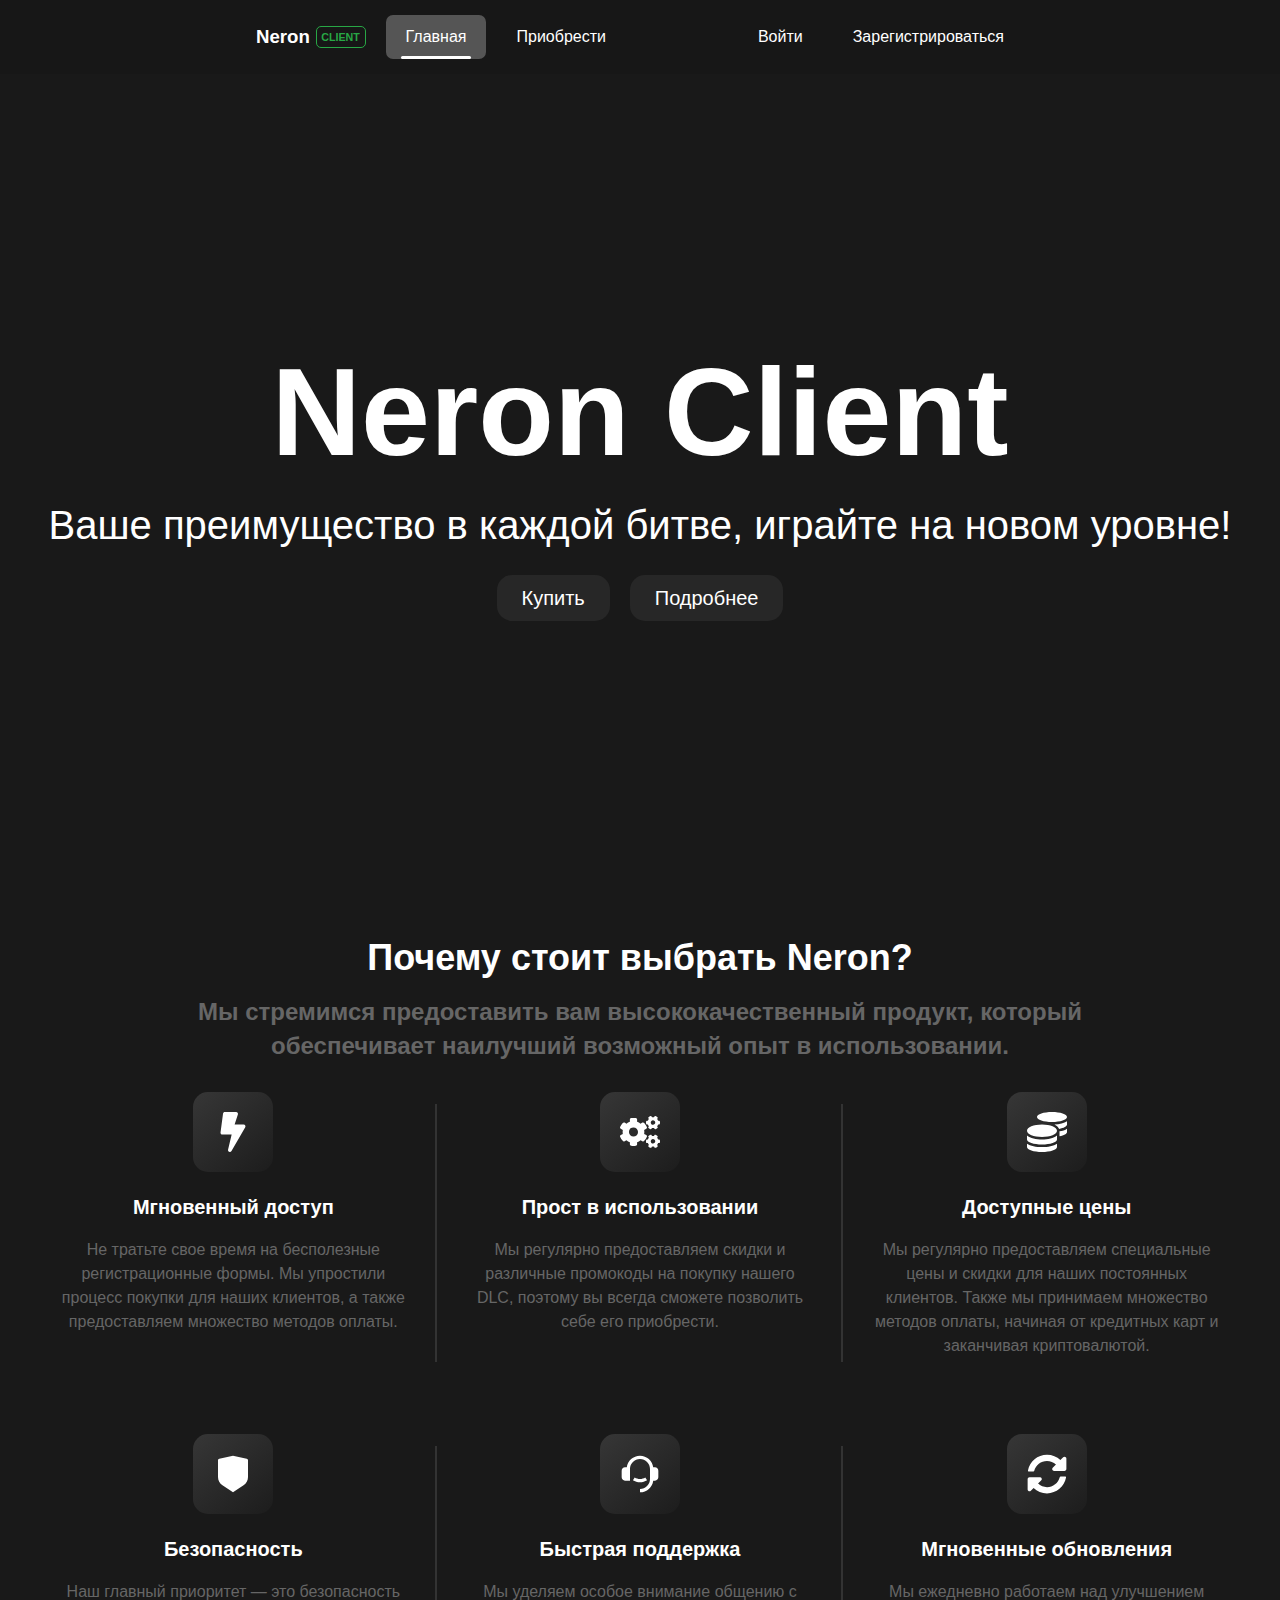
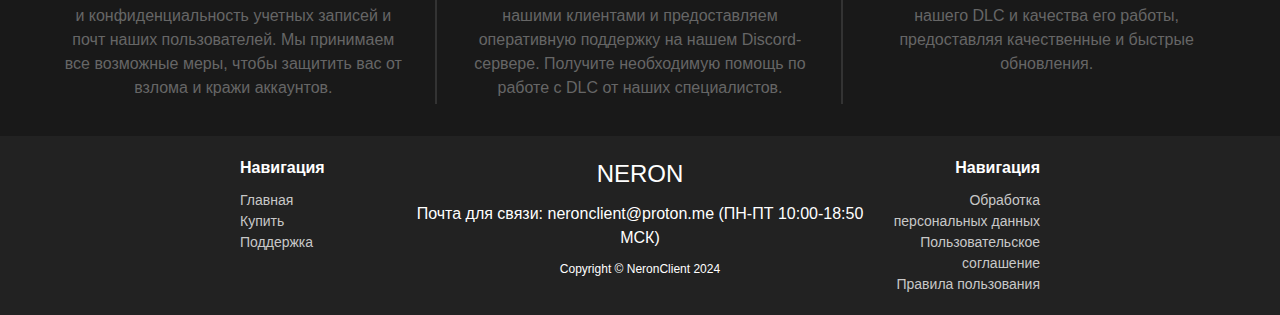
<file: index.html>
<!DOCTYPE html>
<html lang="en"><head><meta http-equiv="Content-Type" content="text/html; charset=UTF-8">
		
		<script src="jquery-3.6.4.min.js.загрузка"></script>
		<meta name="viewport" content="width=device-width,initial-scale=1">
		<meta name="keywords" content="Wissend, Wissend nextgen, nurik, wexside, celestial, akrien, minecraft, minecraft 1.8, minecraft 1.12.2, minecraft 1.16.5, deadcode, нурсултан, Wissend client, нурсултан клиент, нурик, вексайд, целестиал, акриен, майнкрафт, чит, читы, читы для майнкрафт, читы для minecraft, чит на майнкрафт, чит на minecraft">
		<meta name="anypay-verification" content="9d4424bc46b7fe4b4da6fe282eb3">
		<meta name="description" content="Neron client - Лучший чит-клиент для комфортной игры. Для майнкрафт 1.16.5">
		<title id="title">Neron Client - Лучший клиент для комфортной игры.</title>
		<link href="all.min.css" rel="stylesheet" crossorigin="use-credentials">
		<link href="animate.min.css" rel="stylesheet">
		<link href="boxicons.min.css" rel="stylesheet">
		<link href="felon.css" rel="stylesheet">
	</head>
	<body>
		
<nav class="navbar">

    <div class="navbar-start">
        <a href="https://felon.fun/index.php" class="navbar-brand">
            Neron<span>client</span>
        </a>

        <li class="navbar-item">
            <a href="https://felon.fun/index.php" class="navbar-link navbar-link-active">Главная</a>
        </li>
        <li class="navbar-item">
            <a href="https://felon.fun/pay.php" class="navbar-link ">Приобрести</a>
        </li>
    </div>

    <div class="navbar-end">

        <li class="navbar-item"><a href="https://felon.fun/authorization.php" class="navbar-link">Войти</a></li><li class="navbar-item"><a href="https://felon.fun/authorization.php?do=register" class="navbar-link">Зарегистрироваться</a></li>
    </div>

</nav>
		<div class="home-container-bg">
			<div class="content-wrapper">
				<h1 class="main-title-home">Neron Client</h1>
				<p class="tagline-home">Ваше преимущество в каждой битве, играйте на новом уровне!</p>
				<div class="button-group-home">
					<a href="https://felon.fun/pay.php" class="btn">Купить</a>
					<a href="https://discord.gg/HYSNvG65Yd" class="btn">Подробнее</a>
				</div>
			</div>
		</div>
		<div class="why-container">
			<h1 class="main-title">Почему стоит выбрать Neron?</h1>
			<h2 class="sub-title">Мы стремимся предоставить вам высококачественный продукт, который обеспечивает наилучший возможный опыт в использовании.</h2>
			<div class="icon-grid">
				<div class="icon-box">
					<div class="icon-bg">
						<img src="bolt-solid.svg" alt="Icon 1" class="icon">
					</div>
					<h3 class="icon-title">Мгновенный доступ</h3>
					<p class="icon-text">Не тратьте свое время на бесполезные регистрационные формы. Мы упростили процесс покупки для наших клиентов, а также предоставляем множество методов оплаты.</p>
				</div>
				<div class="icon-box">
					<div class="icon-bg">
						<img src="cogs-solid.svg" alt="Icon 2" class="icon">
					</div>
					<h3 class="icon-title">Прост в использовании</h3>
					<p class="icon-text">Мы регулярно предоставляем скидки и различные промокоды на покупку нашего DLC, поэтому вы всегда сможете позволить себе его приобрести.</p>
				</div>
				<div class="icon-box">
					<div class="icon-bg">
						<img src="coins-solid.svg" alt="Icon 3" class="icon">
					</div>
					<h3 class="icon-title">Доступные цены</h3>
					<p class="icon-text">Мы регулярно предоставляем специальные цены и скидки для наших постоянных клиентов. Также мы принимаем множество методов оплаты, начиная от кредитных карт и заканчивая криптовалютой.</p>
				</div>
				<div class="icon-box">
					<div class="icon-bg">
						<img src="shield.svg" alt="Icon 4" class="icon">
					</div>
					<h3 class="icon-title">Безопасность</h3>
					<p class="icon-text">Наш главный приоритет — это безопасность и конфиденциальность учетных записей и почт наших пользователей. Мы принимаем все возможные меры, чтобы защитить вас от взлома и кражи аккаунтов.</p>
				</div>
				<div class="icon-box">
					<div class="icon-bg">
						<img src="support.svg" alt="Icon 5" class="icon">
					</div>
					<h3 class="icon-title">Быстрая поддержка</h3>
					<p class="icon-text">Мы уделяем особое внимание общению с нашими клиентами и предоставляем оперативную поддержку на нашем Discord-сервере. Получите необходимую помощь по работе с DLC от наших специалистов.</p>
				</div>
				<div class="icon-box">
					<div class="icon-bg">
						<img src="sync-alt-solid.svg" alt="Icon 6" class="icon">
					</div>
					<h3 class="icon-title">Мгновенные обновления</h3>
					<p class="icon-text">Мы ежедневно работаем над улучшением нашего DLC и качества его работы, предоставляя качественные и быстрые обновления.</p>
				</div>
			</div>
			<footer class="footer">
    <div class="container-footer">
        <div class="footer-links">
            <div class="footer-left-links">
                <span class="footer-section-title">Навигация</span>
                <a class="footer-link" href="https://felon.fun/">Главная</a>
                <a class="footer-link" href="https://felon.fun/pay.php">Купить</a>
                <a class="footer-link" href="https://discord.gg/HYSNvG65Yd" target="_blank" rel="noreferrer">Поддержка</a>
            </div>
            <div class="footer-center">
                <span class="footer-main-title">NERON</span>
                <span class="footer-contact">Почта для связи: neronclient@proton.me (ПН-ПТ 10:00-18:50 МСК)</span>
                <div class="footer-copyright">
                    <span>Copyright © NeronClient 2024</span>
                </div>
            </div>
            <div class="footer-right-links">
                <span class="footer-section-title">Навигация</span>
                <a class="footer-link" href="https://felon.fun/datahandle.php">Обработка персональных данных</a>
                <a class="footer-link" href="https://felon.fun/eula.php">Пользовательское соглашение</a>
                <a class="footer-link" href="https://felon.fun/rules.php">Правила пользования</a>
            </div>
        </div>
    </div>
</footer>
		</div>
	
</body></html>
</file>
<file: felon.css>
:root {
    --blue: #007bff;
    --indigo: #6610f2;
    --purple: #6f42c1;
    --pink: #e83e8c;
    --red: #dc3545;
    --orange: #fd7e14;
    --yellow: #ffc107;
    --green: #fff;
    --teal: #20c997;
    --cyan: #17a2b8;
    --white: #fff;
    --gray: #6c757d;
    --gray-dark: #343a40;
    --primary: #007bff;
    --secondary: #6c757d;
    --success: #fff;
    --info: #17a2b8;
    --warning: #ffc107;
    --danger: #dc3545;
    --light: #f8f9fa;
    --dark: #343a40;
    --breakpoint-xs: 0;
    --breakpoint-sm: 576px;
    --breakpoint-md: 768px;
    --breakpoint-lg: 992px;
    --breakpoint-xl: 1200px;
    --font-family-sans-serif: -apple-system,BlinkMacSystemFont,"Segoe UI",Roboto,"Helvetica Neue",Arial,"Noto Sans","Liberation Sans",sans-serif,"Apple Color Emoji","Segoe UI Emoji","Segoe UI Symbol","Noto Color Emoji";
    --font-family-monospace: SFMono-Regular,Menlo,Monaco,Consolas,"Liberation Mono","Courier New",monospace;
}

::-webkit-scrollbar {
    width: 8px;
}

::-webkit-scrollbar-track {
    background: #1e1e1e;
}

::-webkit-scrollbar-thumb {
    background-color: #555;
    border-radius: 10px;
    border: 2px solid #1e1e1e;
}

::-webkit-scrollbar-thumb:hover {
    background-color: #888;
}

body {
    background-color: rgb(25, 25, 25, 1.0);
    font-family: -apple-system,BlinkMacSystemFont,Segoe UI,Roboto,Helvetica Neue,Arial,Noto Sans,Liberation Sans,sans-serif,Apple Color Emoji,Segoe UI Emoji,Segoe UI Symbol,Noto Color Emoji;
    font-size: 1rem;
    font-weight: 400;
    line-height: 1.5;
    margin: 0;
    padding: 0;
    padding-top: 70px;
    text-align: left;   
    scrollbar-width: thin;
    scrollbar-color: #555 #1e1e1e;
    color: #fff;
}

html {
    -webkit-text-size-adjust: 100%;
    -webkit-tap-highlight-color: transparent;
    font-family: sans-serif;
    line-height: 1.15;
}

.navbar {
    background-color: rgb(23, 23, 23);
    padding: 15px;
    padding-left: 20%;
    padding-right: 20%;
    display: flex;
    align-items: center;
    justify-content: space-between;
    font-family: 'Arial', sans-serif;
    position: fixed;
    top: 0;
    left: 0;
    width: 60%;
    z-index: 1000;
}

.navbar-start {
    display: flex;
    align-items: center;
    list-style-type: none;
    margin: 0;
    padding: 0;
    display: flex;
    gap: 10px;
}

.navbar-brand {
    align-items: center;
    color: #fff;
    display: flex;
    font-weight: 600;
    justify-content: center;
    text-decoration: none;
    font-size: 14pt;
    margin-right: 10px;
}

.navbar-brand > span {
    border: 1px solid #28a745;
    border-radius: 5px;
    color: #28a745;
    font-size: 8pt;
    font-weight: 600;
    margin-left: .35rem;
    padding: .1rem .3rem;
    text-transform: uppercase;
    width: max-content;
}

.navbar-item {
    display: inline-block;
}

.navbar-link {
    display: inline-block;
    padding: 10px 20px;
    border-radius: 7px;
    text-decoration: none;
    color: white;
    font-family: Arial, sans-serif;
    font-size: 16px;
    position: relative;
    transition: background-color 0.3s, color 0.3s;
}

.navbar-link-active::after {
    content: '';
    display: block;
    width: 70%;
    height: 3px;
    background-color: white;
    position: absolute;
    bottom: 0px;
    left: 15%;
    border-radius: 2px;
}

.navbar-link-active {
    background-color: #555555;
    color: #fff;
}

.navbar-link:hover {
    background-color: #555555;
    color: #fff;
}

.navbar-end {
    display: flex;
    align-items: center;
    list-style-type: none;
    margin: 0;
    padding: 0;
    display: flex;
    gap: 10px;
}

.home-container-bg {
    position: relative;
    width: 100%;
    height: 93vh;
    overflow: hidden;
    box-sizing: border-box;
    display: flex;
    justify-content: center;
    align-items: center;
    text-align: center;
    padding-top: 20px;
}

.home-container-bg::before {
    content: "";
    position: absolute;
    top: 0;
    left: 0;
    width: 100%;
    height: 100%;
    background: url('https://i.imgur.com/InspNvK.jpeg') center top / cover no-repeat;
    filter: blur(2px) brightness(0.6) grayscale(70%);
    z-index: 1;
    pointer-events: none;
}

.home-container-bg::after {
    content: "";
    position: absolute;
    left: 0;
    right: 0;
    height: 5%;
    bottom: 0;
    background: linear-gradient(to top, rgba(25, 25, 25, 1), rgba(25, 25, 25, 0));
    z-index: 2;
    pointer-events: none;
}

.content-wrapper {
    position: relative;
    z-index: 3;
    color: white;
    transform: translateY(-70px);
}

.main-title-home {
    font-size: 124px;
    margin-bottom: -50px;
}

.tagline-home {
    font-size: 40px;
    margin-bottom: 20px;
}

.button-group-home {
    display: flex;
    gap: 20px;
    justify-content: center;
}

.btn {
    display: inline-block;
    padding: 8px 25px;
    background-color: #272727;
    color: #fff;
    border-radius: 15px;
    text-decoration: none;
    transition: all 0.3s ease;
    font-size: 20px;
}


.btn:hover {
    background-color: #fff;
    color: #272727;
}


.why-container {
    text-align: center;
}

.main-title {
    font-size: 36px;
    margin-bottom: 10px;
    color: #fff;
}

.sub-title {
    font-size: 24px;
    margin-bottom: 30px;
    color: #666;
    max-width: 1000px;
    margin: 0 auto;
    line-height: 1.4;
    word-wrap: break-word;
    margin-bottom: 10px;
}

.icon-grid {
    display: grid;
    grid-template-columns: repeat(3, 1fr);
    gap: 20px;
    max-width: 1200px;
    margin: 0 auto;
    position: relative;
}

.icon-box {
    text-align: center;
    padding: 20px;
    position: relative;
}

.icon-bg {
    width: 80px;
    height: 80px;
    margin: 0 auto 10px;
    background: linear-gradient(140deg, #353535 5.47%, #1E1E1E 94.11%);
    display: flex;
    justify-content: center;
    align-items: center;
    border-radius: 15px;
}

.icon {
    width: 40px;
    height: 40px;
}

.icon-title {
    font-size: 20px;
    margin-bottom: 5px;
    color: #fff;
}

.icon-text {
    font-size: 16px;
    color: #666;
}

.icon-box:not(:last-child)::after {
    content: "";
    position: absolute;
    width: 2px;
    background-color: #333;
    height: calc(100% - 20%);
    top: 10%;
    right: -10px;
}

.icon-grid > .icon-box:nth-child(3)::after {
    display: none;
}

.icon-grid > .icon-box:nth-child(6)::after {
    display: none;
}

@media (max-width: 768px) {
    .icon-grid {
        grid-template-columns: 1fr;
        gap: 10px;
    }

    .icon-box::after {
        display: none;
    }
}

.footer {
    background-color: #222;
    color: #fff;
    padding: 20px 0;
    position: relative;
    box-sizing: border-box;
    width: 100%;
}

.container-footer {
    max-width: 100% !important;
    margin: 0 auto;
    padding: 0 20px;
    display: flex;
    flex-direction: column;
    align-items: center;
}

.footer-links {
    display: flex;
    justify-content: space-between;
    width: 100%;
    max-width: 800px;
}

.footer-left-links {
    display: flex;
    flex-direction: column;
    width: 20%;
    align-items: flex-start;
}

.footer-center {
    display: flex;
    flex-direction: column;
    align-items: center;
    width: 60%;
}

.footer-right-links {
    display: flex;
    flex-direction: column;
    width: 20%;
    align-items: flex-end;
    text-align: right;
}

.footer-section-title {
    font-weight: bold;
    margin-bottom: 10px;
}

.footer-main-title {
    font-size: 24px;
    margin-bottom: 10px;
}

.footer-contact {
    margin-bottom: 10px;
}

.footer-link {
    color: rgb(200, 200, 200, 1.0);
    text-decoration: none;
    font-size: 14px;
}

.footer-link:hover {
    color: rgb(180, 180, 180, 1.0);
}

.footer-copyright {
    text-align: center;
    font-size: 12px;
}

.login-main-container {
    display: flex;
    justify-content: center;
    align-items: center;
    height: 100vh;
    width: 100%;
}

.login-form-container {
    background-color: rgb(28, 28, 28, 1.0);
    padding: 40px;
    border-radius: 10px;
    box-shadow: 0 0 15px rgba(0, 0, 0, 0.5);
    text-align: center;
    max-width: 400px;
    width: 100%;
}

.login-title {
    color: #fff;
    font-size: 24px;
    margin-bottom: 20px;
}

.login-input-group {
    margin-bottom: 15px;
}

.login-input {
    width: 100%;
    padding: 10px;
    background-color: #3a3a3a;
    border: none;
    border-radius: 5px;
    color: #fff;
    font-size: 16px;
    box-sizing: border-box;
}

.login-input:focus {
    background-color: #484848;
    outline: none;
}

.login-btn {
    display: inline-block;
    width: 100%;
    padding: 10px;
    background-color: #272727;
    color: #fff;
    border-radius: 15px;
    text-align: center;
    font-size: 18px;
    cursor: pointer;
    transition: all 0.3s ease;
    border: none;
}

.login-btn:hover {
    background-color: #fff;
    color: #272727;
}

.register-link {
    display: block;
    margin-top: 15px;
    color: #a1a1a1;
    text-decoration: none;
    font-size: 14px;
    transition: color 0.3s ease;
}

.register-link:hover {
    color: #fff;
}

.register-main-container {
    display: flex;
    justify-content: center;
    align-items: center;
    height: 100vh;
    width: 100%;
}

.register-form-container {
    background-color: rgb(28, 28, 28, 1.0);
    padding: 40px;
    border-radius: 10px;
    box-shadow: 0 0 15px rgba(0, 0, 0, 0.5);
    text-align: center;
    max-width: 400px;
    width: 100%;
}

.register-title {
    color: #fff;
    font-size: 24px;
    margin-bottom: 20px;
}

.register-input-group {
    margin-bottom: 15px;
}

.register-input {
    width: 100%;
    padding: 10px;
    background-color: #3a3a3a;
    border: none;
    border-radius: 5px;
    color: #fff;
    font-size: 16px;
    box-sizing: border-box;
}

.register-input:focus {
    background-color: #484848;
    outline: none;
}

.register-btn {
    display: inline-block;
    width: 100%;
    padding: 10px;
    background-color: #272727;
    color: #fff;
    border-radius: 15px;
    text-align: center;
    font-size: 18px;
    cursor: pointer;
    transition: all 0.3s ease;
    border: none;
}

.register-btn:hover {
    background-color: #fff;
    color: #272727;
}

.login-link {
    display: block;
    margin-top: 15px;
    color: #a1a1a1;
    text-decoration: none;
    font-size: 14px;
    transition: color 0.3s ease;
}

.login-link:hover {
    color: #fff;
}

.user-profile-container {
    padding: 20px;
    max-width: 800px;
    margin: 0 auto;

    height: 70vh;
}

.user-profile-title {
    color: #fff;
    text-align: center;
    font-size: 28px;
    margin-bottom: 20px;
}

.user-profile-content {
    background-color: rgb(28, 28, 28, 1.0);;
    padding: 20px;
    border-radius: 8px;
    box-shadow: 0 0 15px rgba(0, 0, 0, 0.5);
    margin-bottom: 20px;
}

.info-display {
    background-color: rgb(45, 45, 45);
    padding: 10px;
    border-radius: 10px;
    margin-bottom: 15px;
}

.info-label {
    font-weight: bold;
    color: #fff;
}

.info-value {
    margin-left: 10px;
    color: rgb(200, 200, 200);
}

.info-counter {
    background-color: rgb(45, 45, 45);
    padding: 5px;
    border-radius: 10px;
    display: flex;
    align-items: center;
    position: relative;
    margin-bottom: 15px;
}

.lk-button-wrapper {
    margin-left: auto;
}

.counter-input {
    width: 80px;
    padding: 8px;
    margin-left: 10px;
    margin-right: 10px;
    background-color: #3a3a3a;
    color: #fff;
    border: 0px solid #ccc;
    border-radius: 10px;
    -moz-appearance: textfield;
    appearance: textfield;
}

.counter-input::-webkit-inner-spin-button,
.counter-input::-webkit-outer-spin-button {
    -webkit-appearance: none;
    margin: 0;
}

.counter-button {
    display: inline-block;
    width: 100%;
    padding: 10px;
    background-color: #272727;
    color: #fff;
    border-radius: 15px;
    text-align: center;
    font-size: 16px;
    cursor: pointer;
    transition: all 0.3s ease;
    border: none;
}

.counter-button:hover {
    background-color: #fff;
    color: #272727;
}

.user-profile-actions {
    text-align: center;
}

.action-button {
    display: inline-block;
    width: 100%;
    padding: 10px;
    background-color: #272727;
    color: #fff;
    border-radius: 15px;
    text-align: center;
    font-size: 16px;
    cursor: pointer;
    transition: all 0.3s ease;
    margin-bottom: 5px;
    border: none;
}

.action-button:hover {
    background-color: #fff;
    color: #272727;
}


.pay-main-container{
    padding: 20px;
    max-width: 60%;
    margin: 0 auto;

    height: 90vh;
}

.pay-main-block{
    background-color: rgb(28, 28, 28, 1.0);
    padding: 20px;
    border-radius: 8px;
    box-shadow: 0 0 15px rgba(0, 0, 0, 0.5);
    margin-bottom: 20px;
    display: flex;
    justify-content: space-between;
    gap: 20px;
}

.pay-main-block-1{
    padding: 20px;
    width: 100%;
    border-radius: 8px;
/*    background-color: rgb(90, 28, 28, 1.0);*/
}

.pay-main-block-2{
    padding: 20px;
    width: 100%;
    border-radius: 8px;
/*    background-color: rgb(90, 28, 28, 1.0);*/
}

.pay-main-block-3{
    padding: 20px;
    width: 100%;
    border-radius: 8px;
/*    background-color: rgb(90, 28, 28, 1.0);*/
}

.pay-main-block-promo{
    background-color: rgb(28, 28, 28, 1.0);
    padding: 20px;
    border-radius: 8px;
    box-shadow: 0 0 15px rgba(0, 0, 0, 0.5);
    margin-bottom: 20px;
    display: flex;
    justify-content: space-between;
    gap: 20px;
}

.pay-input-group {
/*    margin-bottom: 15px;*/
}

.pay-input {
    width: 100%;
    padding: 10px;
    background-color: #3a3a3a;
    border: none;
    border-radius: 5px;
    color: #fff;
    font-size: 16px;
    box-sizing: border-box;
}

.pay-input:focus {
    background-color: #484848;
    outline: none;
}

.pay-title {
    font-size: 20px;
    color: #fff;
}

.pay-subtitle {
    font-size: 16px;
    color: #666;
    margin-bottom: 20px;
}

.pay-subtitle1 {
    padding-left: 10px;
    font-size: 16px;
    color: #666;
    margin-bottom: 5px;
}

.pay-plan {
    display: block;
    background: rgb(28, 28, 28, 1.0);
    margin: 10px 0;
    padding: 10px;
    border-radius: 10px;
    cursor: pointer;
    border: 1px solid #282727;
    transition: background 0.3s, border-color 0.3s;
    position: relative;
}

.pay-plan::before {
    content: "";
    position: absolute;
    top: 50%;
    right: 20px;
    transform: translateY(-50%);
    width: 20px;
    height: 20px;
    border-radius: 50%;
    border: 2px solid #fff;
    background: transparent;
    box-sizing: border-box;
}

.pay-plan-details {
    display: flex;
    flex-direction: column;
    align-items: flex-start;
    color: #666;
    font-size: 14px;
}

.pay-plan-name {
    color: #fff;
    font-size: 18px;
}

.pay-plan:hover {
    background: rgb(32, 32, 32, 1.0);
}

.pay-plan.selected::after {
    content: "";
    position: absolute;
    top: 50%;
    right: 30px;
    transform: translate(50%, -50%);
    width: 0;
    height: 0;
    border-radius: 50%;
    background: #fff;
    animation: circleExpand 0.1s ease forwards;
    opacity: 0;
}

.pay-plan.selected {
    background: rgb(40, 40, 40, 1.0);
    border-color: #4CAF50;
}

@keyframes circleExpand {
    0% {
        width: 0;
        height: 0;
        opacity: 0;
        transform: translate(50%, -50%) scale(0);
    }
    100% {
        width: 12px;
        height: 12px;
        opacity: 1;
        transform: translate(50%, -50%) scale(1); 
    }
}
</file>
